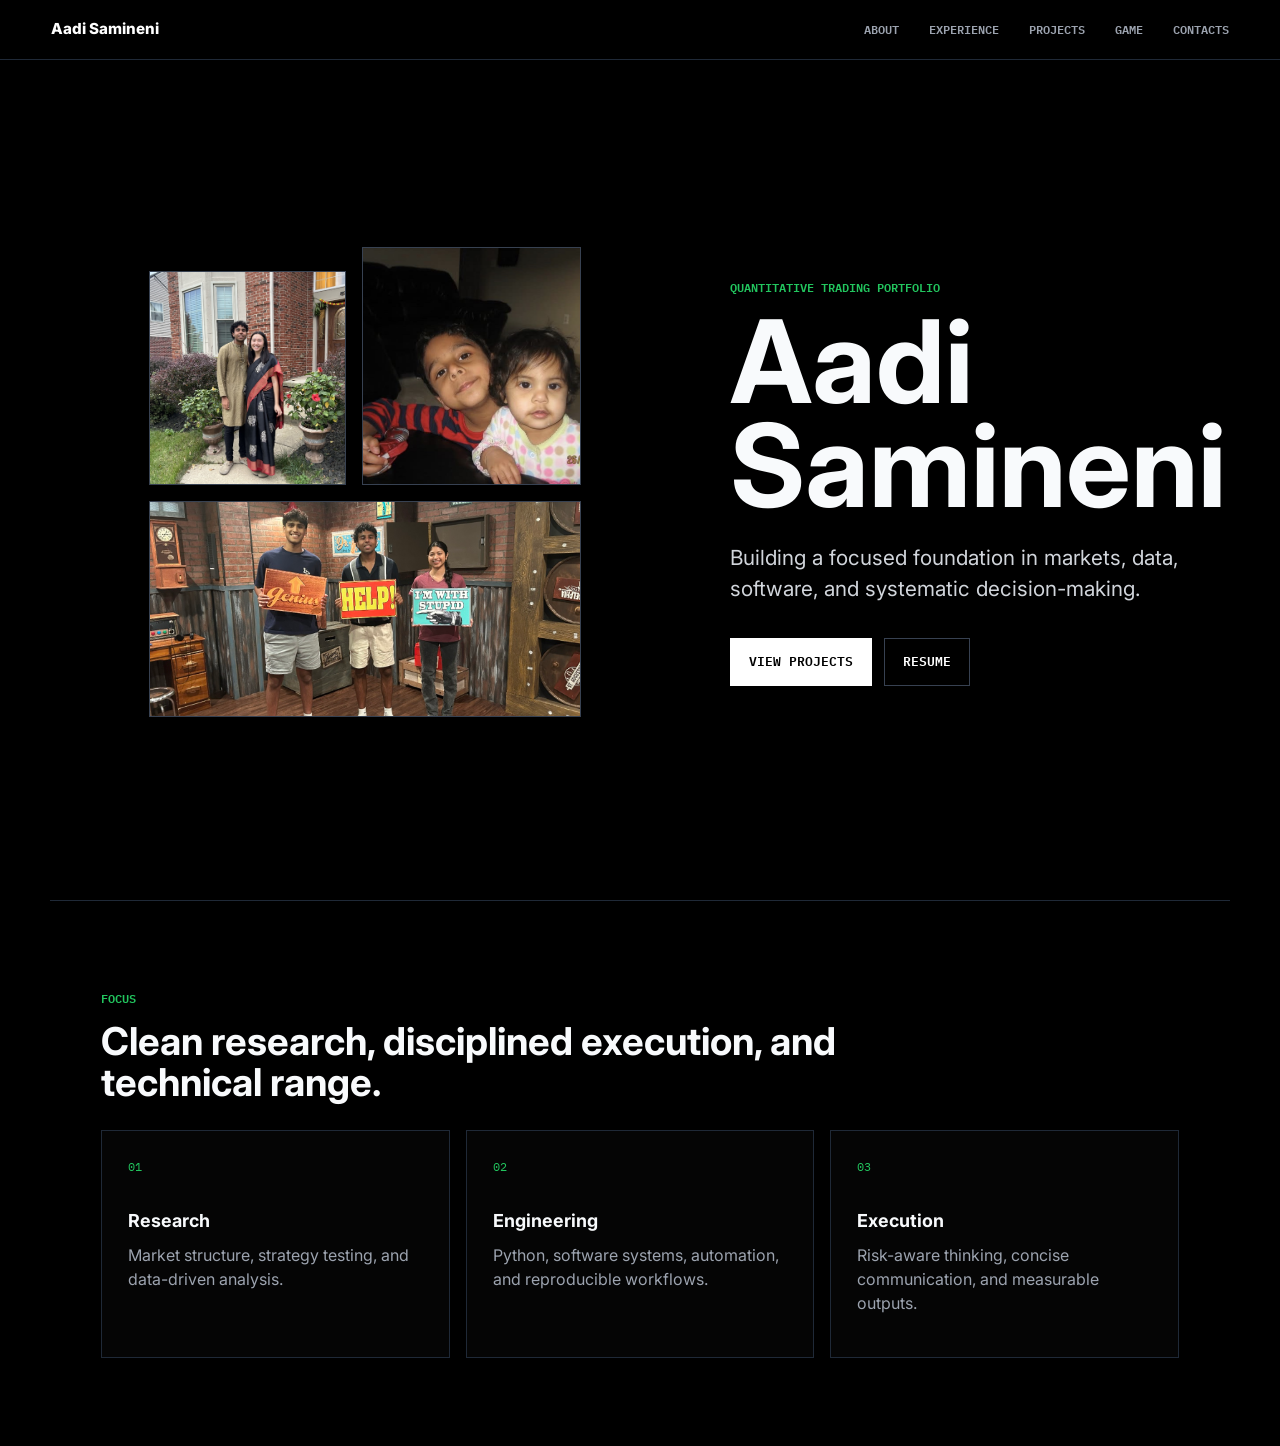
<file: index.html>
<!doctype html>
<html lang="en">
  <head>
    <meta charset="utf-8">
    <meta name="viewport" content="width=device-width, initial-scale=1">
    <meta name="description" content="Aadi Samineni's quantitative trading portfolio and resume.">
    <title>Aadi Samineni | Quantitative Trading</title>
    <link rel="preconnect" href="https://fonts.googleapis.com">
    <link rel="preconnect" href="https://fonts.gstatic.com" crossorigin>
    <link href="https://fonts.googleapis.com/css2?family=Inter:wght@400;500;600;700;800&family=IBM+Plex+Mono:wght@400;500;600&display=swap" rel="stylesheet">
    <link rel="stylesheet" href="styles.css?v=20260610-game">
  </head>
  <body>
    <header class="site-header">
      <a class="brand" href="index.html" aria-label="Aadi Samineni home">Aadi Samineni</a>
      <nav aria-label="Primary navigation">
        <a href="about.html">About</a>
        <a href="experience.html">Experience</a>
        <a href="projects.html">Projects</a>
        <a href="/game">Game</a>
        <a href="contact.html">Contacts</a>
      </nav>
    </header>

    <main>
      <section class="hero quant-hero" aria-label="Introduction">
        <div class="home-photo-grid" aria-label="Personal photos">
          <img class="home-photo home-photo-primary" src="assets/home-traditional.jpg" alt="Aadi in traditional clothing with a friend">
          <img class="home-photo home-photo-secondary" src="assets/home-childhood.jpg" alt="A childhood photo of Aadi with his sister">
          <img class="home-photo home-photo-wide" src="assets/home-escape-room.jpg" alt="Aadi with friends at an escape room">
        </div>

        <div class="hero-content">
          <p class="eyebrow">Quantitative trading portfolio</p>
          <h1>Aadi Samineni</h1>
          <p class="lede">
            Building a focused foundation in markets, data, software, and systematic
            decision-making.
          </p>
          <div class="hero-actions">
            <a class="button primary" href="projects.html">View projects</a>
            <a class="button secondary" href="resume.pdf" target="_blank" rel="noopener">Resume</a>
          </div>
        </div>
      </section>

      <section class="section snapshot-section" aria-label="Portfolio snapshot">
        <div class="section-heading">
          <p class="section-kicker">Focus</p>
          <h2>Clean research, disciplined execution, and technical range.</h2>
        </div>
        <div class="metric-grid">
          <article class="metric-card">
            <span>01</span>
            <h3>Research</h3>
            <p>Market structure, strategy testing, and data-driven analysis.</p>
          </article>
          <article class="metric-card">
            <span>02</span>
            <h3>Engineering</h3>
            <p>Python, software systems, automation, and reproducible workflows.</p>
          </article>
          <article class="metric-card">
            <span>03</span>
            <h3>Execution</h3>
            <p>Risk-aware thinking, concise communication, and measurable outputs.</p>
          </article>
        </div>
      </section>
    </main>
  </body>
</html>
</file>
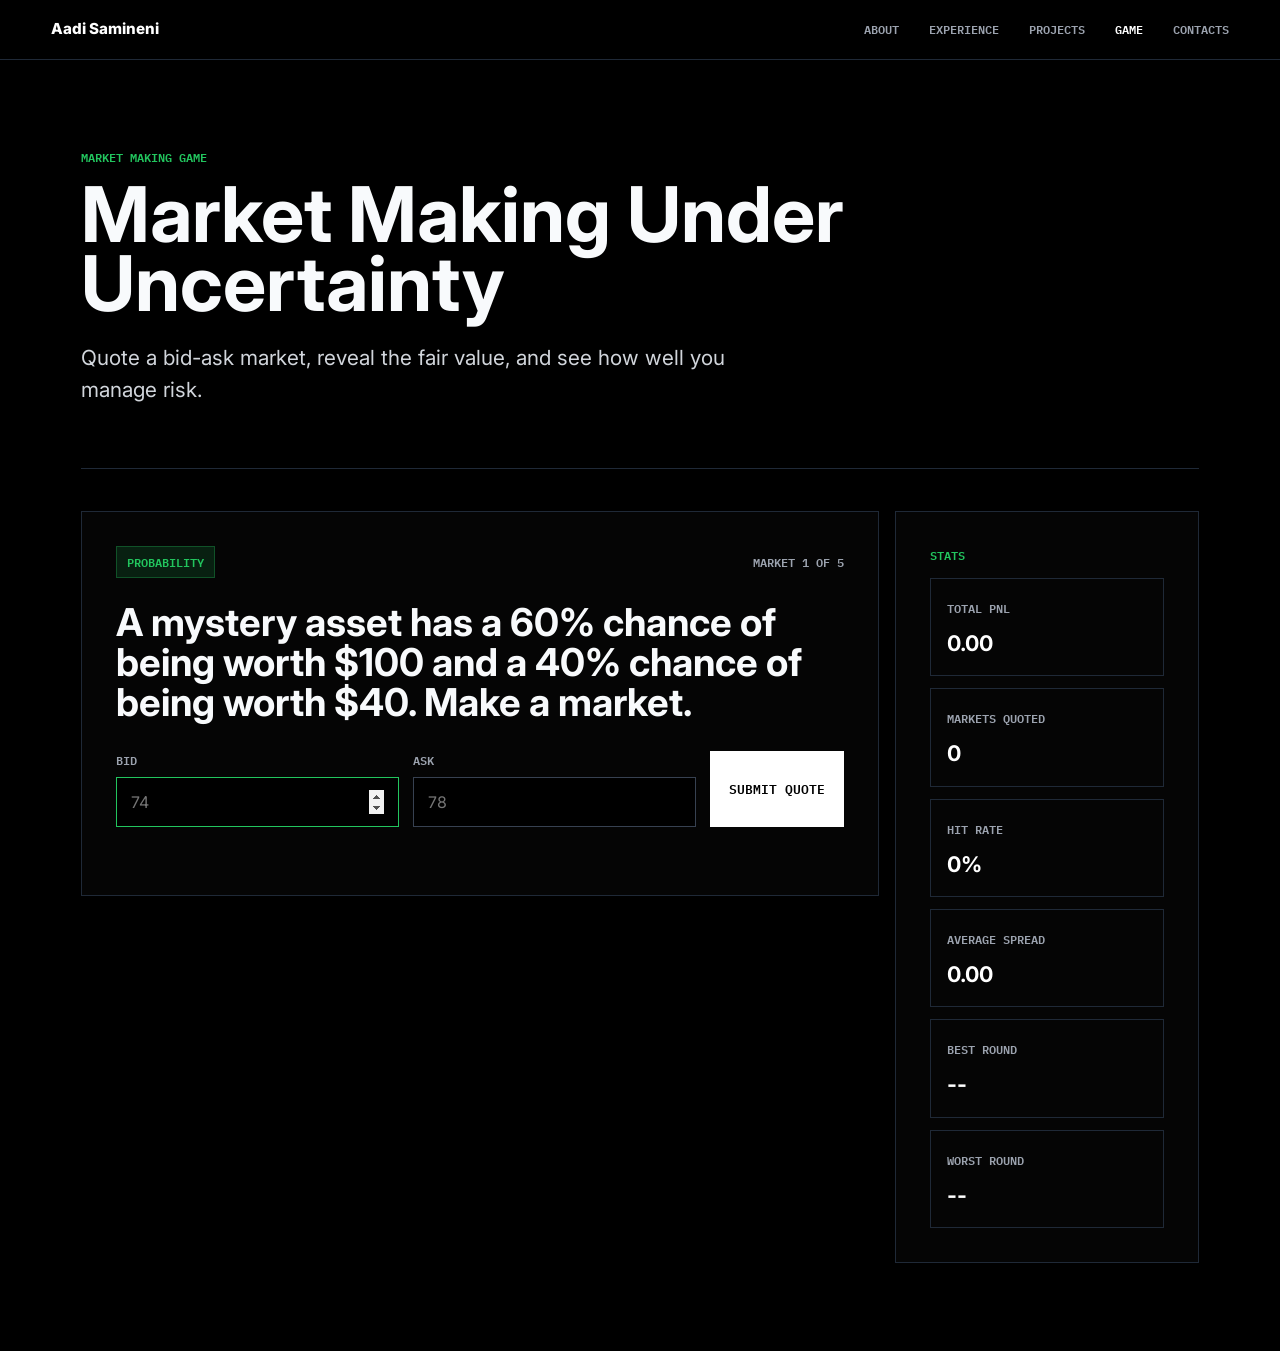
<file: game/index.html>
<!doctype html>
<html lang="en">
  <head>
    <meta charset="utf-8">
    <meta name="viewport" content="width=device-width, initial-scale=1">
    <meta name="description" content="Market making game by Aadi Samineni.">
    <title>Market Making Game | Aadi Samineni</title>
    <link rel="preconnect" href="https://fonts.googleapis.com">
    <link rel="preconnect" href="https://fonts.gstatic.com" crossorigin>
    <link href="https://fonts.googleapis.com/css2?family=Inter:wght@400;500;600;700;800&family=IBM+Plex+Mono:wght@400;500;600&display=swap" rel="stylesheet">
    <link rel="stylesheet" href="../styles.css?v=20260610-game">
  </head>
  <body>
    <header class="site-header">
      <a class="brand" href="/" aria-label="Aadi Samineni home">Aadi Samineni</a>
      <nav aria-label="Primary navigation">
        <a href="/about.html">About</a>
        <a href="/experience.html">Experience</a>
        <a href="/projects.html">Projects</a>
        <a class="active" href="/game">Game</a>
        <a href="/contact.html">Contacts</a>
      </nav>
    </header>

    <main class="page-shell game-page">
      <section class="page-hero">
        <p class="eyebrow">Market Making Game</p>
        <h1>Market Making Under Uncertainty</h1>
        <p class="lede">
          Quote a bid-ask market, reveal the fair value, and see how well you manage risk.
        </p>
      </section>

      <section class="game-layout" aria-label="Market making game">
        <article class="game-card">
          <div class="game-card-header">
            <p class="game-tag" id="market-category">Probability</p>
            <p class="game-round" id="market-count">Market 1 of 5</p>
          </div>
          <h2 id="market-question"></h2>

          <form class="quote-form" id="quote-form">
            <label>
              <span>Bid</span>
              <input id="bid-input" type="number" step="0.01" inputmode="decimal" placeholder="74">
            </label>
            <label>
              <span>Ask</span>
              <input id="ask-input" type="number" step="0.01" inputmode="decimal" placeholder="78">
            </label>
            <button class="button primary" type="submit">Submit Quote</button>
          </form>

          <p class="form-error" id="form-error" role="alert"></p>

          <div class="result-panel" id="result-panel" hidden>
            <div class="result-grid">
              <div>
                <span>Fair value</span>
                <strong id="result-fair-value"></strong>
              </div>
              <div>
                <span>Spread result</span>
                <strong id="result-spread"></strong>
              </div>
              <div>
                <span>Round PnL</span>
                <strong id="result-pnl"></strong>
              </div>
            </div>
            <p id="result-explanation"></p>
            <button class="button secondary" id="next-market" type="button">Next Market</button>
          </div>
        </article>

        <aside class="stats-card" aria-label="Running stats">
          <p class="section-kicker">Stats</p>
          <div class="stats-grid">
            <div>
              <span>Total PnL</span>
              <strong id="stat-total-pnl">0.00</strong>
            </div>
            <div>
              <span>Markets quoted</span>
              <strong id="stat-markets">0</strong>
            </div>
            <div>
              <span>Hit rate</span>
              <strong id="stat-hit-rate">0%</strong>
            </div>
            <div>
              <span>Average spread</span>
              <strong id="stat-avg-spread">0.00</strong>
            </div>
            <div>
              <span>Best round</span>
              <strong id="stat-best">--</strong>
            </div>
            <div>
              <span>Worst round</span>
              <strong id="stat-worst">--</strong>
            </div>
          </div>
        </aside>
      </section>
    </main>

    <script>
      const prompts = [
        {
          question: "A mystery asset has a 60% chance of being worth $100 and a 40% chance of being worth $40. Make a market.",
          fairValue: 76,
          category: "Probability",
          explanation: "Expected value = 0.6 x 100 + 0.4 x 40 = 76."
        },
        {
          question: "A contract pays $100 if an event happens. The event has a 35% probability. Make a market.",
          fairValue: 35,
          category: "Prediction Markets",
          explanation: "A binary contract with 35% probability has fair value around $35."
        },
        {
          question: "A stock will be worth either $120 or $80 tomorrow with equal probability. Make a market.",
          fairValue: 100,
          category: "Expected Value",
          explanation: "Expected value = 0.5 x 120 + 0.5 x 80 = 100."
        },
        {
          question: "A basket contains 4 units of Asset A worth $12 each and 3 units of Asset B worth $8 each. Make a market on the basket.",
          fairValue: 72,
          category: "Basket Pricing",
          explanation: "Basket value = 4 x 12 + 3 x 8 = 72."
        },
        {
          question: "A game pays $200 with 25% probability and $0 otherwise. Make a market.",
          fairValue: 50,
          category: "Expected Value",
          explanation: "Expected value = 0.25 x 200 = 50."
        }
      ];

      const state = {
        index: 0,
        totalPnl: 0,
        markets: 0,
        hits: 0,
        totalSpread: 0,
        best: null,
        worst: null
      };

      const els = {
        category: document.getElementById("market-category"),
        count: document.getElementById("market-count"),
        question: document.getElementById("market-question"),
        form: document.getElementById("quote-form"),
        bid: document.getElementById("bid-input"),
        ask: document.getElementById("ask-input"),
        error: document.getElementById("form-error"),
        panel: document.getElementById("result-panel"),
        fairValue: document.getElementById("result-fair-value"),
        spread: document.getElementById("result-spread"),
        pnl: document.getElementById("result-pnl"),
        explanation: document.getElementById("result-explanation"),
        next: document.getElementById("next-market"),
        totalPnl: document.getElementById("stat-total-pnl"),
        markets: document.getElementById("stat-markets"),
        hitRate: document.getElementById("stat-hit-rate"),
        avgSpread: document.getElementById("stat-avg-spread"),
        best: document.getElementById("stat-best"),
        worst: document.getElementById("stat-worst")
      };

      function round2(value) {
        return Math.round(value * 100) / 100;
      }

      function formatNumber(value) {
        return value.toFixed(2);
      }

      function currentPrompt() {
        return prompts[state.index % prompts.length];
      }

      function renderMarket() {
        const prompt = currentPrompt();
        els.category.textContent = prompt.category;
        els.count.textContent = `Market ${(state.index % prompts.length) + 1} of ${prompts.length}`;
        els.question.textContent = prompt.question;
        els.bid.value = "";
        els.ask.value = "";
        els.error.textContent = "";
        els.panel.hidden = true;
        els.form.querySelector("button").disabled = false;
        els.bid.disabled = false;
        els.ask.disabled = false;
        els.bid.focus();
      }

      function renderStats() {
        const hitRate = state.markets ? (state.hits / state.markets) * 100 : 0;
        const avgSpread = state.markets ? state.totalSpread / state.markets : 0;
        els.totalPnl.textContent = formatNumber(round2(state.totalPnl));
        els.markets.textContent = String(state.markets);
        els.hitRate.textContent = `${Math.round(hitRate)}%`;
        els.avgSpread.textContent = formatNumber(round2(avgSpread));
        els.best.textContent = state.best === null ? "--" : formatNumber(state.best);
        els.worst.textContent = state.worst === null ? "--" : formatNumber(state.worst);
      }

      els.form.addEventListener("submit", (event) => {
        event.preventDefault();
        const bidValue = els.bid.value.trim();
        const askValue = els.ask.value.trim();
        const bid = Number(bidValue);
        const ask = Number(askValue);

        if (!bidValue || !askValue || !Number.isFinite(bid) || !Number.isFinite(ask)) {
          els.error.textContent = "Bid and ask must both be numbers.";
          return;
        }

        if (bid >= ask) {
          els.error.textContent = "Bid must be less than ask.";
          return;
        }

        const prompt = currentPrompt();
        const spreadWidth = ask - bid;
        const mid = (bid + ask) / 2;
        const inside = prompt.fairValue >= bid && prompt.fairValue <= ask;
        const pnl = round2(inside ? 100 - spreadWidth : -Math.abs(prompt.fairValue - mid));

        state.totalPnl = round2(state.totalPnl + pnl);
        state.markets += 1;
        state.hits += inside ? 1 : 0;
        state.totalSpread += spreadWidth;
        state.best = state.best === null ? pnl : Math.max(state.best, pnl);
        state.worst = state.worst === null ? pnl : Math.min(state.worst, pnl);

        els.error.textContent = "";
        els.fairValue.textContent = formatNumber(prompt.fairValue);
        els.spread.textContent = inside ? "Inside the spread" : "Outside the spread";
        els.pnl.textContent = formatNumber(pnl);
        els.explanation.textContent = prompt.explanation;
        els.panel.hidden = false;
        els.form.querySelector("button").disabled = true;
        els.bid.disabled = true;
        els.ask.disabled = true;
        renderStats();
      });

      els.next.addEventListener("click", () => {
        state.index += 1;
        renderMarket();
      });

      renderMarket();
      renderStats();
    </script>
  </body>
</html>
</file>
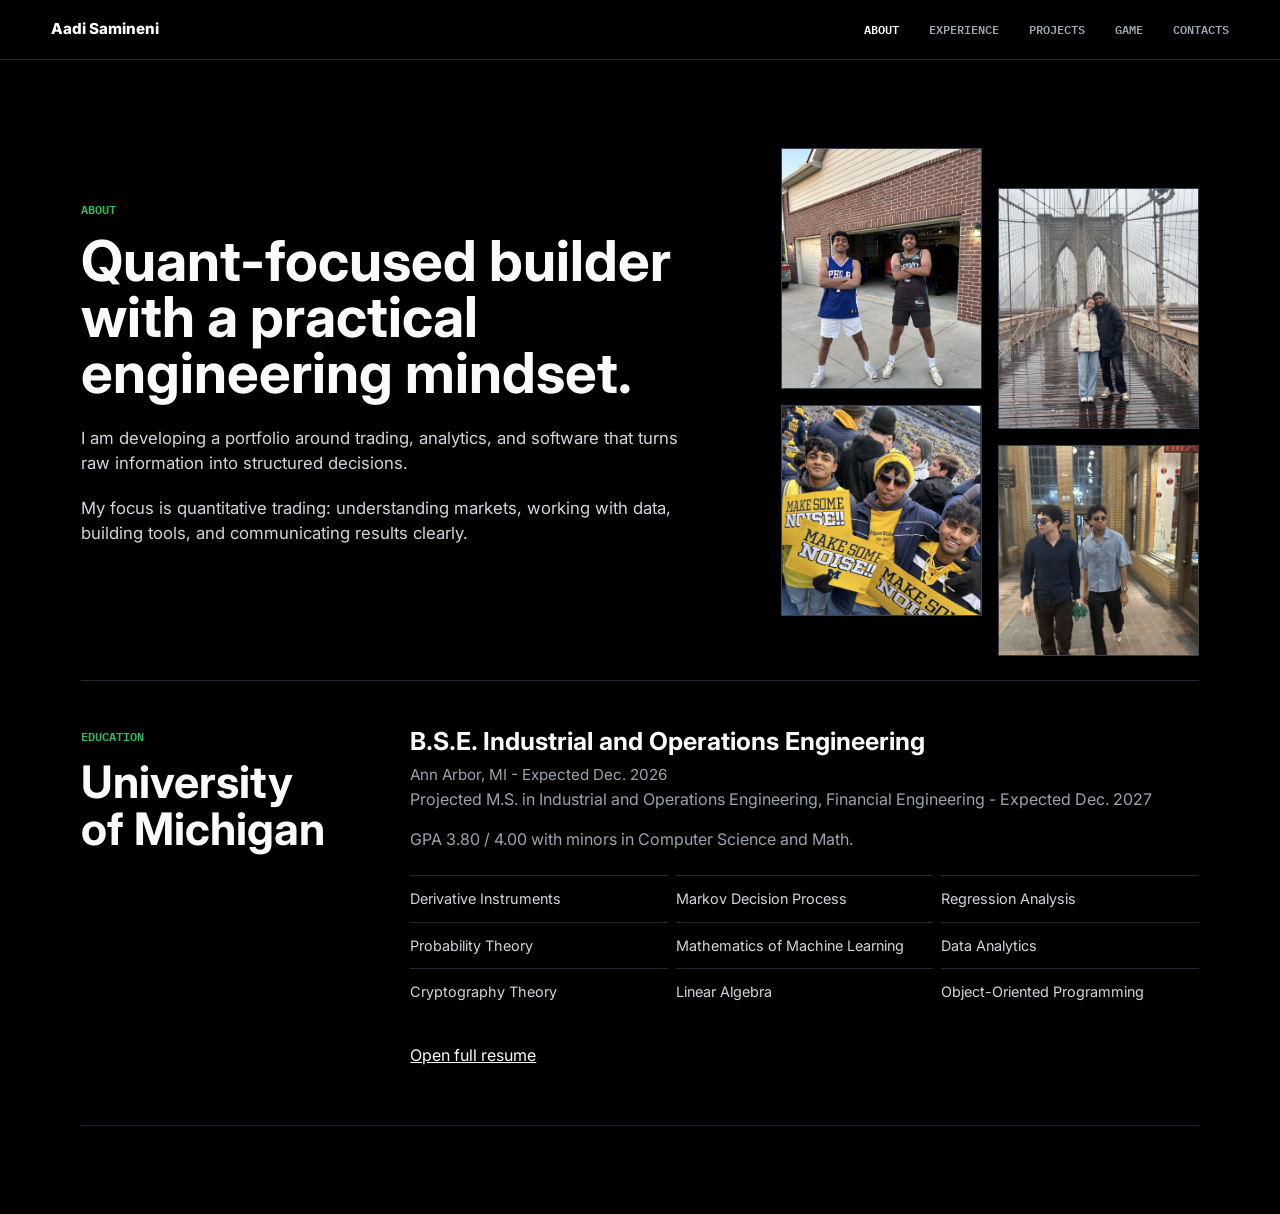
<file: about.html>
<!doctype html>
<html lang="en">
  <head>
    <meta charset="utf-8">
    <meta name="viewport" content="width=device-width, initial-scale=1">
    <meta name="description" content="About Aadi Samineni.">
    <title>About | Aadi Samineni</title>
    <link rel="preconnect" href="https://fonts.googleapis.com">
    <link rel="preconnect" href="https://fonts.gstatic.com" crossorigin>
    <link href="https://fonts.googleapis.com/css2?family=Inter:wght@400;500;600;700;800&family=IBM+Plex+Mono:wght@400;500;600&display=swap" rel="stylesheet">
    <link rel="stylesheet" href="styles.css?v=20260610-game">
  </head>
  <body>
    <header class="site-header">
      <a class="brand" href="index.html" aria-label="Aadi Samineni home">Aadi Samineni</a>
      <nav aria-label="Primary navigation">
        <a class="active" href="about.html">About</a>
        <a href="experience.html">Experience</a>
        <a href="projects.html">Projects</a>
        <a href="/game">Game</a>
        <a href="contact.html">Contacts</a>
      </nav>
    </header>

    <main class="page-shell about-page">
      <section class="about-intro">
        <div class="about-copy">
          <p class="eyebrow">About</p>
          <h1>Quant-focused builder with a practical engineering mindset.</h1>
          <p>
            I am developing a portfolio around trading, analytics, and software
            that turns raw information into structured decisions.
          </p>
          <p>
            My focus is quantitative trading: understanding markets, working
            with data, building tools, and communicating results clearly.
          </p>
        </div>
        <div class="about-photo-grid" aria-label="About page images">
          <img class="about-photo about-photo-basketball" src="assets/about-basketball.jpg" alt="Aadi with a friend in basketball jerseys">
          <img class="about-photo about-photo-brooklyn" src="assets/about-brooklyn.jpg" alt="Aadi on the Brooklyn Bridge">
          <img class="about-photo about-photo-michigan" src="assets/about-michigan-game.jpg" alt="Aadi with friends at a Michigan football game">
          <img class="about-photo about-photo-arcade" src="assets/about-arcade.jpg" alt="Aadi walking with a friend in an arcade">
        </div>
      </section>

      <section class="about-education">
        <div class="education-heading">
          <p class="eyebrow">Education</p>
          <h2>University of Michigan</h2>
        </div>
        <div class="education-body">
          <h3>B.S.E. Industrial and Operations Engineering</h3>
          <p class="timeline-meta">
            Ann Arbor, MI - Expected Dec. 2026
          </p>
          <p>
            Projected M.S. in Industrial and Operations Engineering,
            Financial Engineering - Expected Dec. 2027
          </p>
          <p>
            GPA 3.80 / 4.00 with minors in Computer Science and Math.
          </p>
          <div class="course-grid" aria-label="Relevant coursework">
            <span>Derivative Instruments</span>
            <span>Markov Decision Process</span>
            <span>Regression Analysis</span>
            <span>Probability Theory</span>
            <span>Mathematics of Machine Learning</span>
            <span>Data Analytics</span>
            <span>Cryptography Theory</span>
            <span>Linear Algebra</span>
            <span>Object-Oriented Programming</span>
          </div>
          <a href="resume.pdf" target="_blank" rel="noopener">Open full resume</a>
        </div>
      </section>
    </main>
  </body>
</html>
</file>
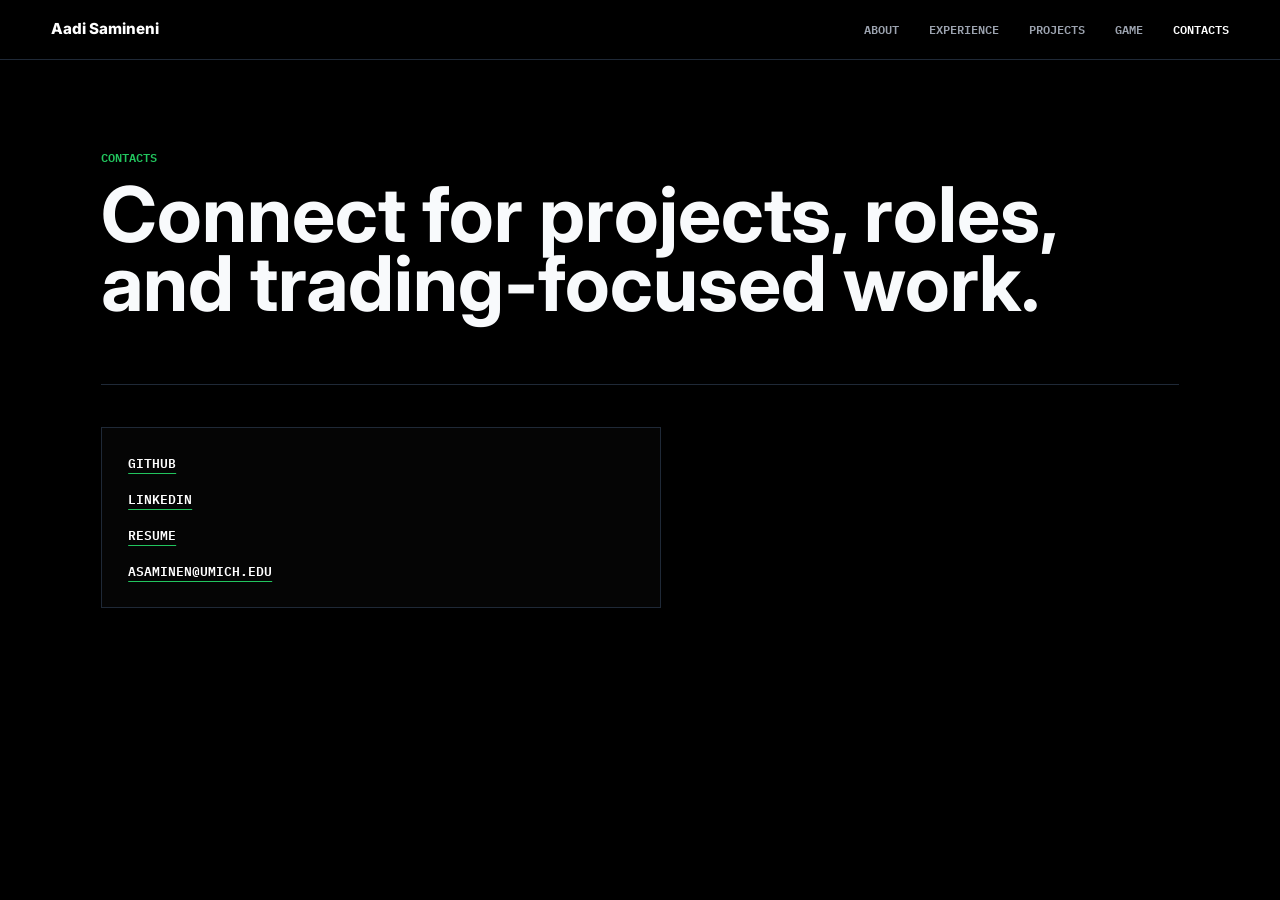
<file: contact.html>
<!doctype html>
<html lang="en">
  <head>
    <meta charset="utf-8">
    <meta name="viewport" content="width=device-width, initial-scale=1">
    <meta name="description" content="Contact Aadi Samineni.">
    <title>Contacts | Aadi Samineni</title>
    <link rel="preconnect" href="https://fonts.googleapis.com">
    <link rel="preconnect" href="https://fonts.gstatic.com" crossorigin>
    <link href="https://fonts.googleapis.com/css2?family=Inter:wght@400;500;600;700;800&family=IBM+Plex+Mono:wght@400;500;600&display=swap" rel="stylesheet">
    <link rel="stylesheet" href="styles.css?v=20260610-game">
  </head>
  <body>
    <header class="site-header">
      <a class="brand" href="index.html" aria-label="Aadi Samineni home">Aadi Samineni</a>
      <nav aria-label="Primary navigation">
        <a href="about.html">About</a>
        <a href="experience.html">Experience</a>
        <a href="projects.html">Projects</a>
        <a href="/game">Game</a>
        <a class="active" href="contact.html">Contacts</a>
      </nav>
    </header>

    <main class="page-shell">
      <section class="page-hero">
        <p class="eyebrow">Contacts</p>
        <h1>Connect for projects, roles, and trading-focused work.</h1>
      </section>

      <section class="contact-list">
        <a href="https://github.com/aadisamineni">GitHub</a>
        <a href="https://www.linkedin.com/in/aadisamineni">LinkedIn</a>
        <a href="resume.pdf" target="_blank" rel="noopener">Resume</a>
        <a href="mailto:asaminen@umich.edu">asaminen@umich.edu</a>
      </section>
    </main>
  </body>
</html>
</file>
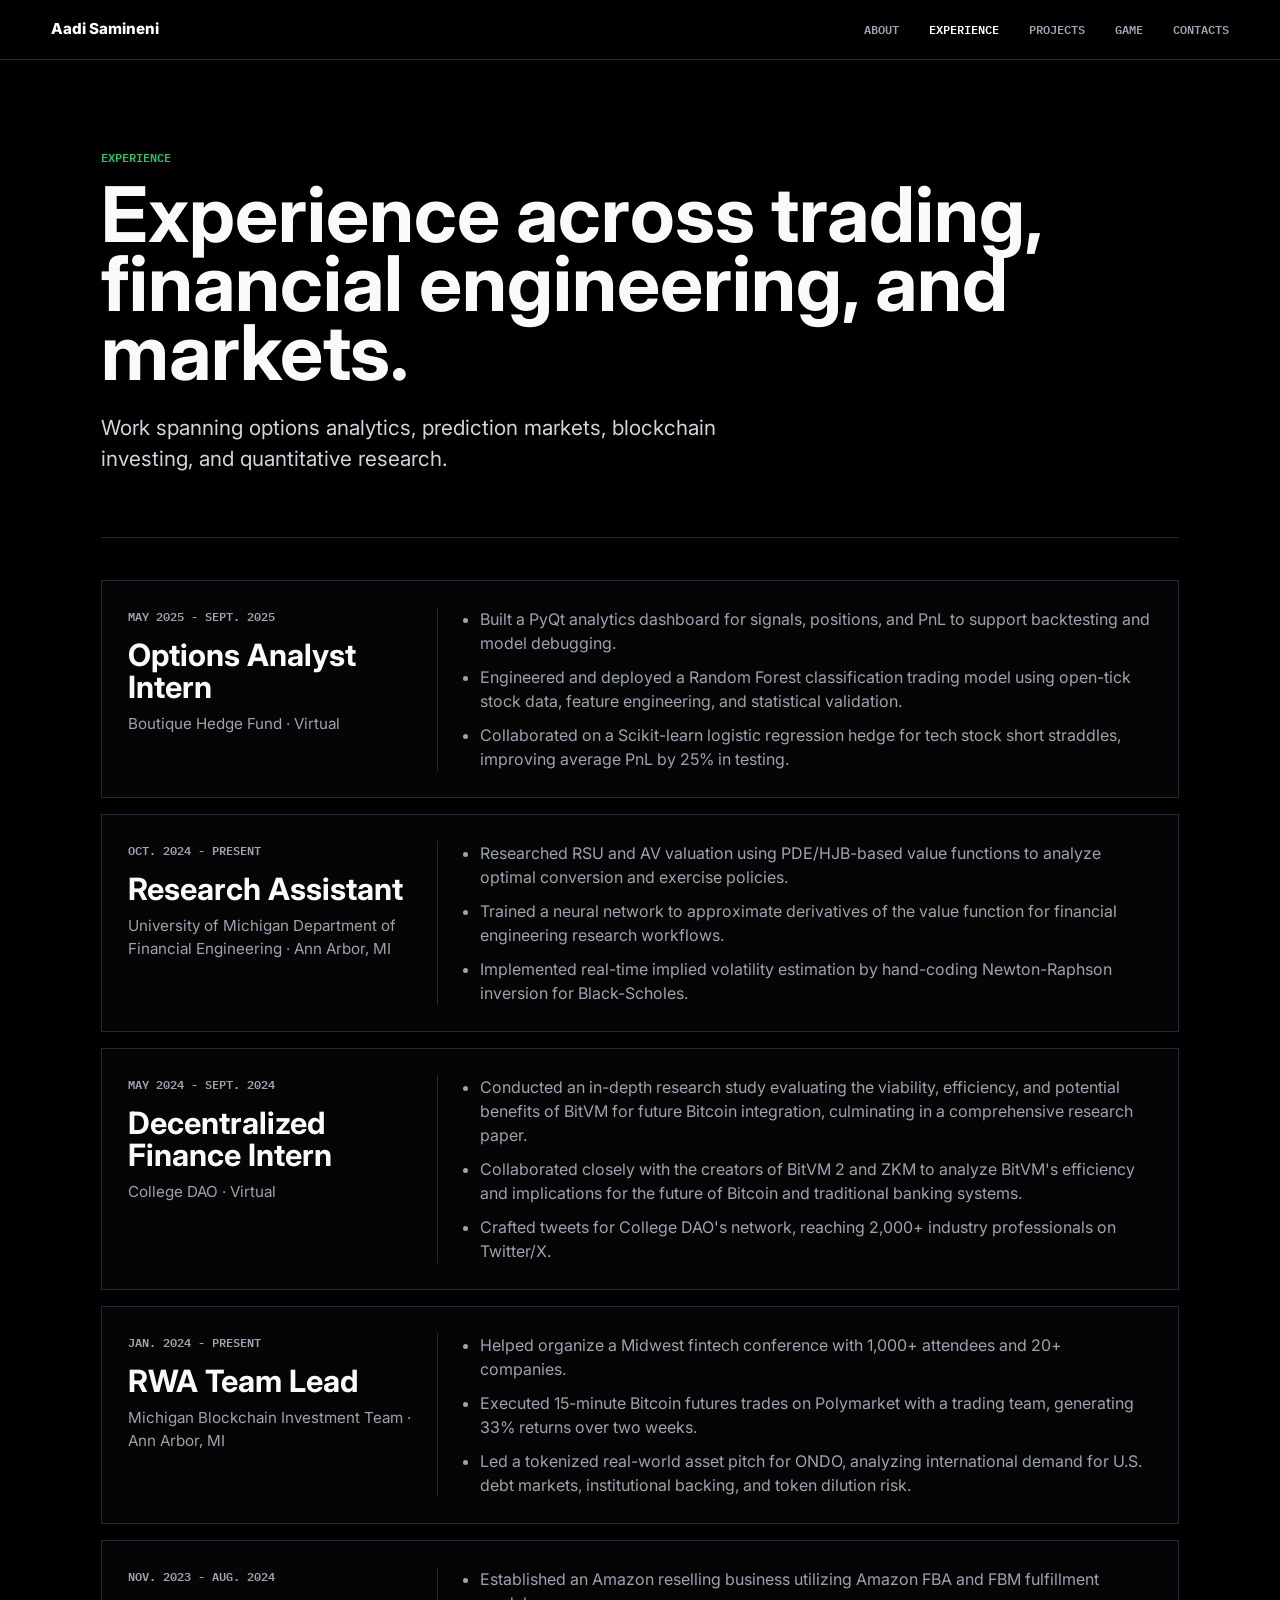
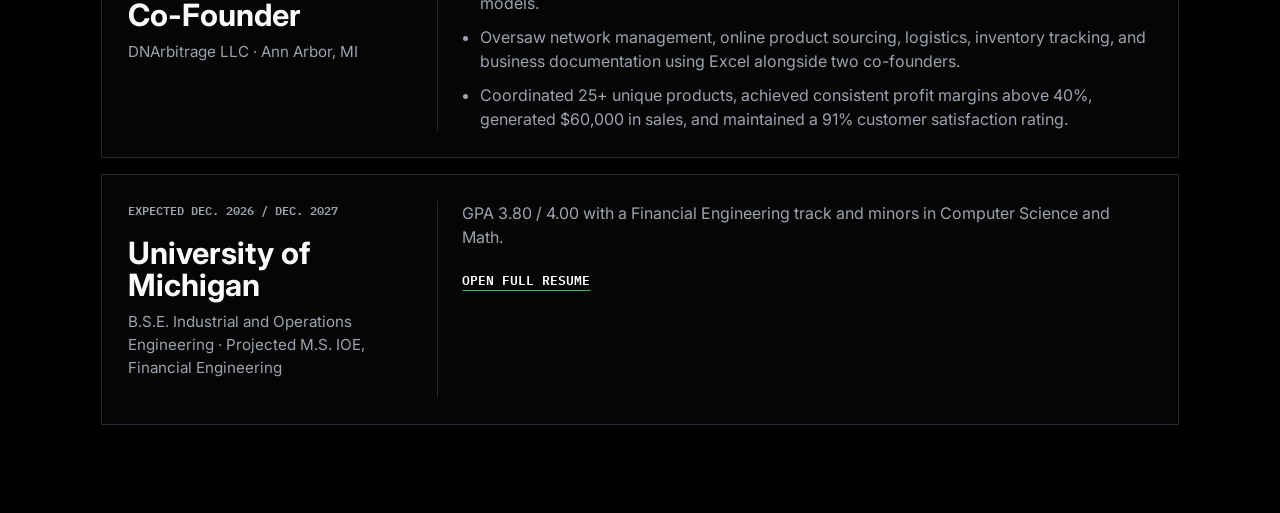
<file: experience.html>
<!doctype html>
<html lang="en">
  <head>
    <meta charset="utf-8">
    <meta name="viewport" content="width=device-width, initial-scale=1">
    <meta name="description" content="Aadi Samineni's experience.">
    <title>Experience | Aadi Samineni</title>
    <link rel="preconnect" href="https://fonts.googleapis.com">
    <link rel="preconnect" href="https://fonts.gstatic.com" crossorigin>
    <link href="https://fonts.googleapis.com/css2?family=Inter:wght@400;500;600;700;800&family=IBM+Plex+Mono:wght@400;500;600&display=swap" rel="stylesheet">
    <link rel="stylesheet" href="styles.css?v=20260610-game">
  </head>
  <body>
    <header class="site-header">
      <a class="brand" href="index.html" aria-label="Aadi Samineni home">Aadi Samineni</a>
      <nav aria-label="Primary navigation">
        <a href="about.html">About</a>
        <a class="active" href="experience.html">Experience</a>
        <a href="projects.html">Projects</a>
        <a href="/game">Game</a>
        <a href="contact.html">Contacts</a>
      </nav>
    </header>

    <main class="page-shell">
      <section class="page-hero">
        <p class="eyebrow">Experience</p>
        <h1>Experience across trading, financial engineering, and markets.</h1>
        <p class="lede">
          Work spanning options analytics, prediction markets, blockchain
          investing, and quantitative research.
        </p>
      </section>

      <section class="timeline">
        <article class="timeline-item">
          <div class="timeline-heading">
            <p class="project-label">May 2025 - Sept. 2025</p>
            <h2>Options Analyst Intern</h2>
            <p class="timeline-meta">Boutique Hedge Fund &middot; Virtual</p>
          </div>
          <ul class="timeline-list">
            <li>Built a PyQt analytics dashboard for signals, positions, and PnL to support backtesting and model debugging.</li>
            <li>Engineered and deployed a Random Forest classification trading model using open-tick stock data, feature engineering, and statistical validation.</li>
            <li>Collaborated on a Scikit-learn logistic regression hedge for tech stock short straddles, improving average PnL by 25% in testing.</li>
          </ul>
        </article>

        <article class="timeline-item">
          <div class="timeline-heading">
            <p class="project-label">Oct. 2024 - Present</p>
            <h2>Research Assistant</h2>
            <p class="timeline-meta">University of Michigan Department of Financial Engineering &middot; Ann Arbor, MI</p>
          </div>
          <ul class="timeline-list">
            <li>Researched RSU and AV valuation using PDE/HJB-based value functions to analyze optimal conversion and exercise policies.</li>
            <li>Trained a neural network to approximate derivatives of the value function for financial engineering research workflows.</li>
            <li>Implemented real-time implied volatility estimation by hand-coding Newton-Raphson inversion for Black-Scholes.</li>
          </ul>
        </article>

        <article class="timeline-item">
          <div class="timeline-heading">
            <p class="project-label">May 2024 - Sept. 2024</p>
            <h2>Decentralized Finance Intern</h2>
            <p class="timeline-meta">College DAO &middot; Virtual</p>
          </div>
          <ul class="timeline-list">
            <li>Conducted an in-depth research study evaluating the viability, efficiency, and potential benefits of BitVM for future Bitcoin integration, culminating in a comprehensive research paper.</li>
            <li>Collaborated closely with the creators of BitVM 2 and ZKM to analyze BitVM's efficiency and implications for the future of Bitcoin and traditional banking systems.</li>
            <li>Crafted tweets for College DAO's network, reaching 2,000+ industry professionals on Twitter/X.</li>
          </ul>
        </article>

        <article class="timeline-item">
          <div class="timeline-heading">
            <p class="project-label">Jan. 2024 - Present</p>
            <h2>RWA Team Lead</h2>
            <p class="timeline-meta">Michigan Blockchain Investment Team &middot; Ann Arbor, MI</p>
          </div>
          <ul class="timeline-list">
            <li>Helped organize a Midwest fintech conference with 1,000+ attendees and 20+ companies.</li>
            <li>Executed 15-minute Bitcoin futures trades on Polymarket with a trading team, generating 33% returns over two weeks.</li>
            <li>Led a tokenized real-world asset pitch for ONDO, analyzing international demand for U.S. debt markets, institutional backing, and token dilution risk.</li>
          </ul>
        </article>

        <article class="timeline-item">
          <div class="timeline-heading">
            <p class="project-label">Nov. 2023 - Aug. 2024</p>
            <h2>Co-Founder</h2>
            <p class="timeline-meta">DNArbitrage LLC &middot; Ann Arbor, MI</p>
          </div>
          <ul class="timeline-list">
            <li>Established an Amazon reselling business utilizing Amazon FBA and FBM fulfillment models.</li>
            <li>Oversaw network management, online product sourcing, logistics, inventory tracking, and business documentation using Excel alongside two co-founders.</li>
            <li>Coordinated 25+ unique products, achieved consistent profit margins above 40%, generated $60,000 in sales, and maintained a 91% customer satisfaction rating.</li>
          </ul>
        </article>

        <article class="timeline-item education-item">
          <div class="timeline-heading">
            <p class="project-label">Expected Dec. 2026 / Dec. 2027</p>
            <h2>University of Michigan</h2>
            <p class="timeline-meta">B.S.E. Industrial and Operations Engineering &middot; Projected M.S. IOE, Financial Engineering</p>
          </div>
          <div>
            <p>
              GPA 3.80 / 4.00 with a Financial Engineering track and minors in
              Computer Science and Math.
            </p>
            <a href="resume.pdf" target="_blank" rel="noopener">Open full resume</a>
          </div>
        </article>
      </section>
    </main>
  </body>
</html>
</file>
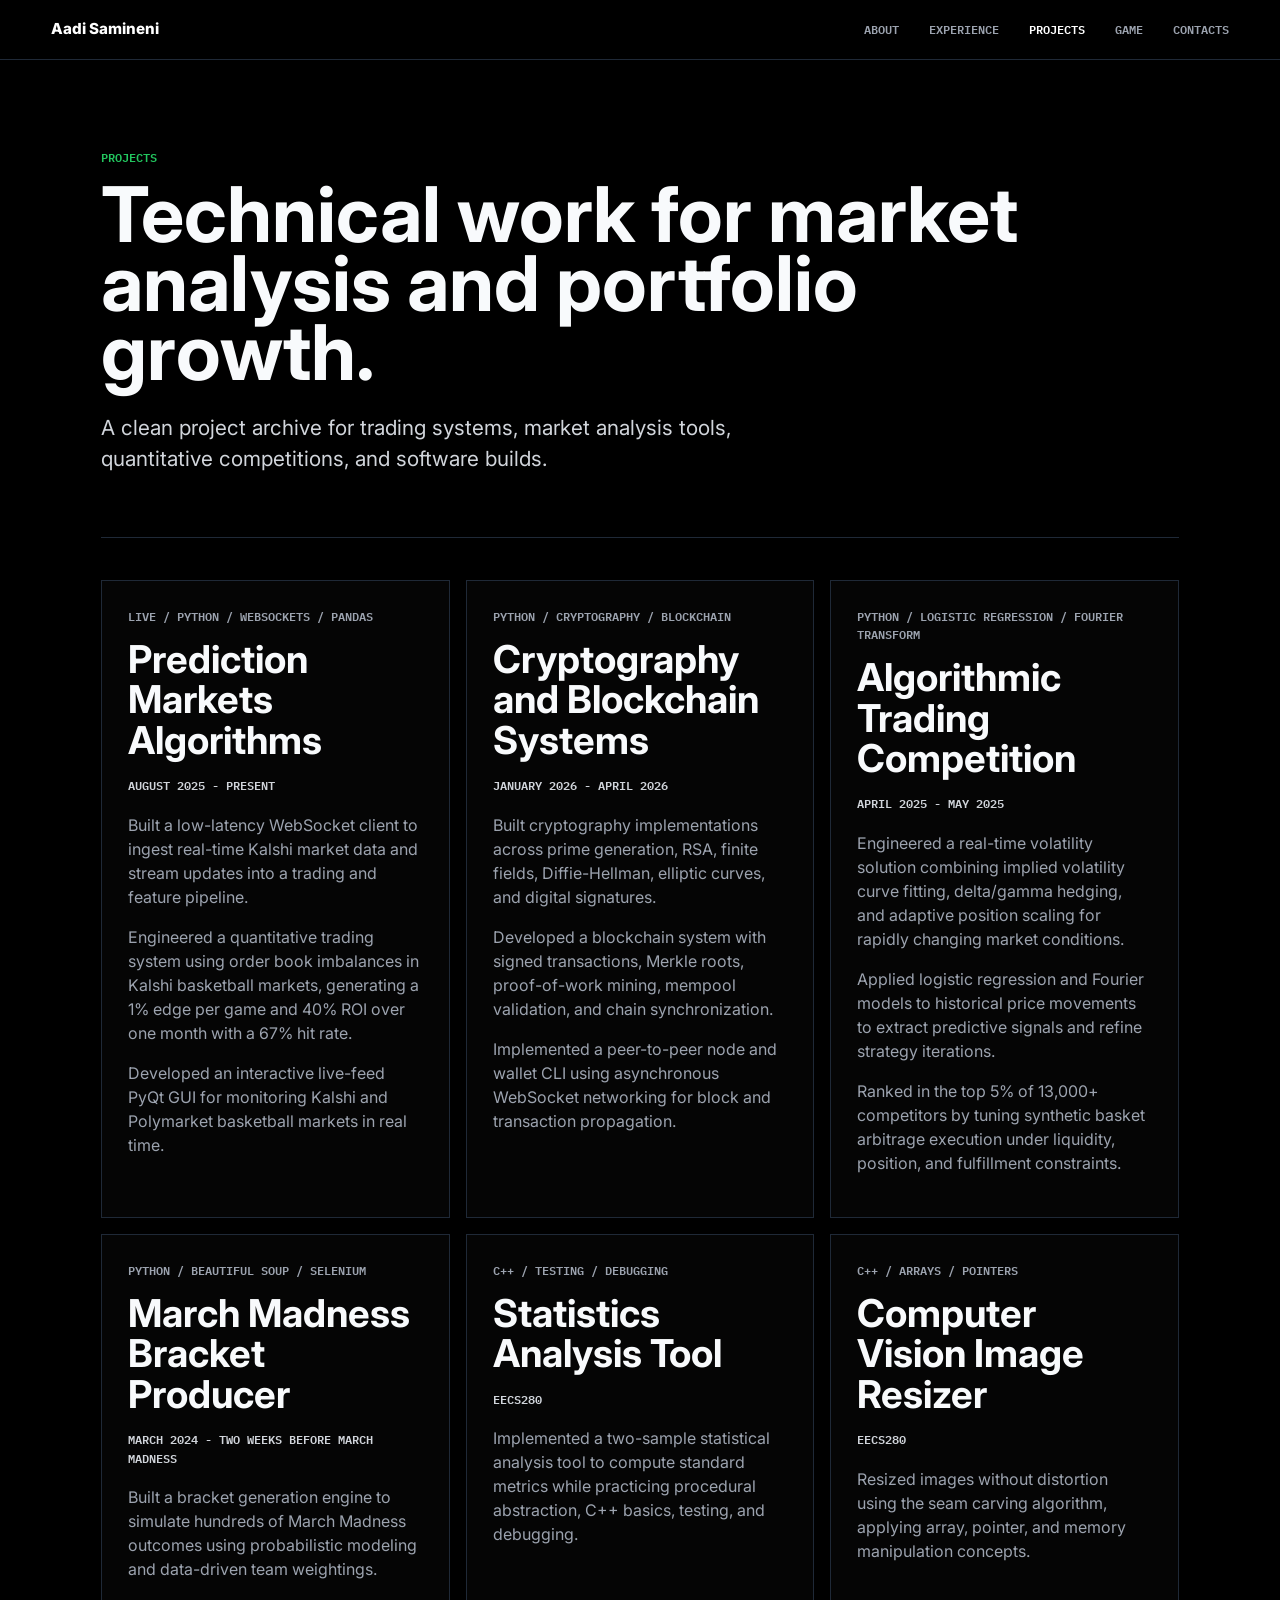
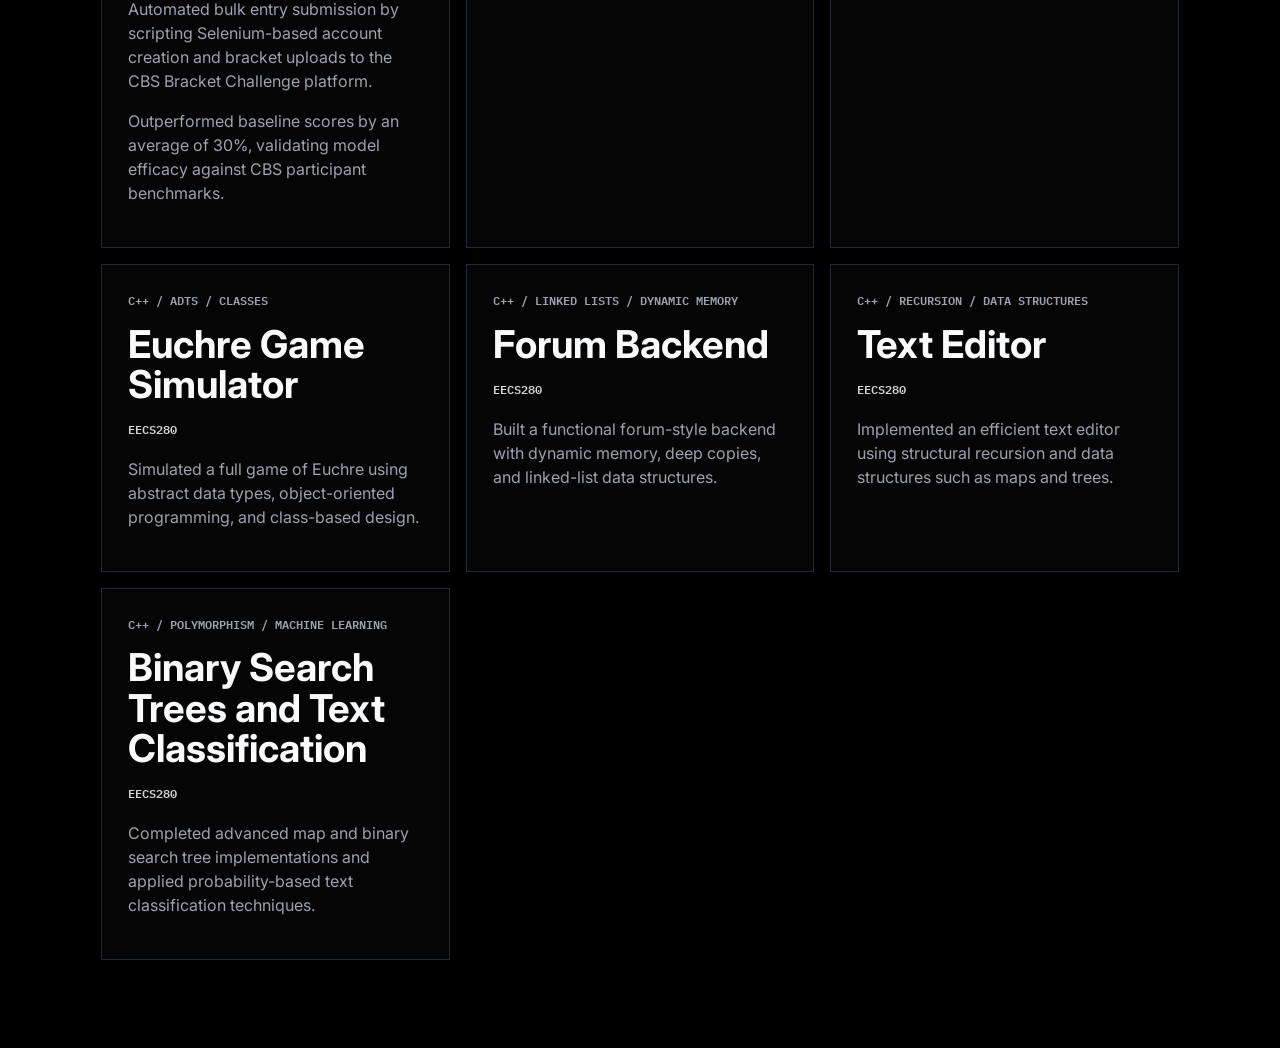
<file: projects.html>
<!doctype html>
<html lang="en">
  <head>
    <meta charset="utf-8">
    <meta name="viewport" content="width=device-width, initial-scale=1">
    <meta name="description" content="Aadi Samineni's projects.">
    <title>Projects | Aadi Samineni</title>
    <link rel="preconnect" href="https://fonts.googleapis.com">
    <link rel="preconnect" href="https://fonts.gstatic.com" crossorigin>
    <link href="https://fonts.googleapis.com/css2?family=Inter:wght@400;500;600;700;800&family=IBM+Plex+Mono:wght@400;500;600&display=swap" rel="stylesheet">
    <link rel="stylesheet" href="styles.css?v=20260610-game">
  </head>
  <body>
    <header class="site-header">
      <a class="brand" href="index.html" aria-label="Aadi Samineni home">Aadi Samineni</a>
      <nav aria-label="Primary navigation">
        <a href="about.html">About</a>
        <a href="experience.html">Experience</a>
        <a class="active" href="projects.html">Projects</a>
        <a href="/game">Game</a>
        <a href="contact.html">Contacts</a>
      </nav>
    </header>

    <main class="page-shell">
      <section class="page-hero">
        <p class="eyebrow">Projects</p>
        <h1>Technical work for market analysis and portfolio growth.</h1>
        <p class="lede">
          A clean project archive for trading systems, market analysis tools,
          quantitative competitions, and software builds.
        </p>
      </section>

      <section class="project-grid page-grid">
        <article class="project-card">
          <p class="project-label">Live / Python / WebSockets / Pandas</p>
          <h2>Prediction Markets Algorithms</h2>
          <p class="project-date">August 2025 - Present</p>
          <p>
            Built a low-latency WebSocket client to ingest real-time Kalshi
            market data and stream updates into a trading and feature pipeline.
          </p>
          <p>
            Engineered a quantitative trading system using order book imbalances
            in Kalshi basketball markets, generating a 1% edge per game and 40%
            ROI over one month with a 67% hit rate.
          </p>
          <p>
            Developed an interactive live-feed PyQt GUI for monitoring Kalshi
            and Polymarket basketball markets in real time.
          </p>
        </article>
        <article class="project-card">
          <p class="project-label">Python / Cryptography / Blockchain</p>
          <h2>Cryptography and Blockchain Systems</h2>
          <p class="project-date">January 2026 - April 2026</p>
          <p>
            Built cryptography implementations across prime generation, RSA,
            finite fields, Diffie-Hellman, elliptic curves, and digital
            signatures.
          </p>
          <p>
            Developed a blockchain system with signed transactions, Merkle roots,
            proof-of-work mining, mempool validation, and chain synchronization.
          </p>
          <p>
            Implemented a peer-to-peer node and wallet CLI using asynchronous
            WebSocket networking for block and transaction propagation.
          </p>
        </article>
        <article class="project-card">
          <p class="project-label">Python / Logistic Regression / Fourier Transform</p>
          <h2>Algorithmic Trading Competition</h2>
          <p class="project-date">April 2025 - May 2025</p>
          <p>
            Engineered a real-time volatility solution combining implied
            volatility curve fitting, delta/gamma hedging, and adaptive position
            scaling for rapidly changing market conditions.
          </p>
          <p>
            Applied logistic regression and Fourier models to historical price
            movements to extract predictive signals and refine strategy
            iterations.
          </p>
          <p>
            Ranked in the top 5% of 13,000+ competitors by tuning synthetic
            basket arbitrage execution under liquidity, position, and
            fulfillment constraints.
          </p>
        </article>
        <article class="project-card">
          <p class="project-label">Python / Beautiful Soup / Selenium</p>
          <h2>March Madness Bracket Producer</h2>
          <p class="project-date">March 2024 - two weeks before March Madness</p>
          <p>
            Built a bracket generation engine to simulate hundreds of March
            Madness outcomes using probabilistic modeling and data-driven team
            weightings.
          </p>
          <p>
            Automated bulk entry submission by scripting Selenium-based account
            creation and bracket uploads to the CBS Bracket Challenge platform.
          </p>
          <p>
            Outperformed baseline scores by an average of 30%, validating model
            efficacy against CBS participant benchmarks.
          </p>
        </article>
        <article class="project-card">
          <p class="project-label">C++ / Testing / Debugging</p>
          <h2>Statistics Analysis Tool</h2>
          <p class="project-date">EECS280</p>
          <p>
            Implemented a two-sample statistical analysis tool to compute
            standard metrics while practicing procedural abstraction, C++ basics,
            testing, and debugging.
          </p>
        </article>
        <article class="project-card">
          <p class="project-label">C++ / Arrays / Pointers</p>
          <h2>Computer Vision Image Resizer</h2>
          <p class="project-date">EECS280</p>
          <p>
            Resized images without distortion using the seam carving algorithm,
            applying array, pointer, and memory manipulation concepts.
          </p>
        </article>
        <article class="project-card">
          <p class="project-label">C++ / ADTs / Classes</p>
          <h2>Euchre Game Simulator</h2>
          <p class="project-date">EECS280</p>
          <p>
            Simulated a full game of Euchre using abstract data types,
            object-oriented programming, and class-based design.
          </p>
        </article>
        <article class="project-card">
          <p class="project-label">C++ / Linked Lists / Dynamic Memory</p>
          <h2>Forum Backend</h2>
          <p class="project-date">EECS280</p>
          <p>
            Built a functional forum-style backend with dynamic memory, deep
            copies, and linked-list data structures.
          </p>
        </article>
        <article class="project-card">
          <p class="project-label">C++ / Recursion / Data Structures</p>
          <h2>Text Editor</h2>
          <p class="project-date">EECS280</p>
          <p>
            Implemented an efficient text editor using structural recursion and
            data structures such as maps and trees.
          </p>
        </article>
        <article class="project-card">
          <p class="project-label">C++ / Polymorphism / Machine Learning</p>
          <h2>Binary Search Trees and Text Classification</h2>
          <p class="project-date">EECS280</p>
          <p>
            Completed advanced map and binary search tree implementations and
            applied probability-based text classification techniques.
          </p>
        </article>
      </section>
    </main>
  </body>
</html>
</file>
<file: styles.css>
:root {
  --bg: #000000;
  --ink: #f8fafc;
  --muted: #9ca3af;
  --soft: #d1d5db;
  --panel: #050505;
  --panel-strong: #0a0a0a;
  --line: #1f2937;
  --line-bright: #374151;
  --accent: #22c55e;
  --accent-soft: rgba(34, 197, 94, 0.14);
  --mono: "IBM Plex Mono", ui-monospace, SFMono-Regular, Menlo, Consolas, monospace;
  --sans: Inter, system-ui, -apple-system, BlinkMacSystemFont, "Segoe UI", sans-serif;
}

* {
  box-sizing: border-box;
}

html {
  scroll-behavior: smooth;
}

body {
  background: var(--bg);
  color: var(--ink);
  font-family: var(--sans);
  line-height: 1.5;
  margin: 0;
}

a {
  color: inherit;
}

.site-header {
  align-items: center;
  background: rgba(0, 0, 0, 0.88);
  border-bottom: 1px solid var(--line);
  display: flex;
  gap: 24px;
  justify-content: space-between;
  left: 0;
  padding: 18px clamp(18px, 4vw, 56px);
  position: fixed;
  right: 0;
  top: 0;
  z-index: 10;
  backdrop-filter: blur(18px);
}

.brand {
  color: #ffffff;
  font-size: 0.95rem;
  font-weight: 800;
  text-decoration: none;
}

nav {
  align-items: center;
  display: flex;
  gap: clamp(14px, 2.4vw, 30px);
  justify-content: flex-end;
}

nav a {
  color: var(--muted);
  font-family: var(--mono);
  font-size: 0.78rem;
  font-weight: 600;
  text-decoration: none;
  text-transform: uppercase;
}

nav a.active,
nav a:focus-visible,
nav a:hover {
  color: #ffffff;
  outline: none;
}

.hero {
  min-height: 100vh;
  overflow: hidden;
  position: relative;
}

.quant-hero {
  align-items: center;
  display: grid;
  gap: clamp(36px, 6vw, 88px);
  grid-template-columns: minmax(0, 0.95fr) minmax(320px, 0.78fr);
  padding: 140px clamp(20px, 6vw, 96px) 76px;
}

.hero-content {
  max-width: 780px;
  position: relative;
  z-index: 1;
}

.eyebrow,
.section-kicker,
.project-label {
  color: var(--accent);
  font-family: var(--mono);
  font-size: 0.76rem;
  font-weight: 600;
  letter-spacing: 0;
  margin: 0 0 14px;
  text-transform: uppercase;
}

h1,
h2,
h3,
p {
  margin-top: 0;
}

h1 {
  font-size: clamp(3.2rem, 9vw, 8.5rem);
  letter-spacing: 0;
  line-height: 0.9;
  margin-bottom: 24px;
}

h2 {
  font-size: clamp(1.45rem, 3vw, 2.8rem);
  letter-spacing: 0;
  line-height: 1.05;
  margin-bottom: 16px;
}

h3 {
  font-size: 1.12rem;
  line-height: 1.2;
  margin-bottom: 12px;
}

.lede {
  color: var(--soft);
  font-size: clamp(1.05rem, 1.8vw, 1.3rem);
  max-width: 660px;
}

.hero-actions {
  display: flex;
  flex-wrap: wrap;
  gap: 12px;
  margin-top: 34px;
}

.button {
  align-items: center;
  border: 1px solid var(--line-bright);
  display: inline-flex;
  font-family: var(--mono);
  font-size: 0.82rem;
  font-weight: 600;
  min-height: 48px;
  padding: 13px 18px;
  text-decoration: none;
  text-transform: uppercase;
}

.button.primary {
  background: #ffffff;
  border-color: #ffffff;
  color: #000000;
}

.button.secondary {
  background: transparent;
  color: #ffffff;
}

.button:focus-visible,
.button:hover {
  border-color: var(--accent);
  outline: none;
}

.home-photo-grid {
  align-items: end;
  display: grid;
  gap: 16px;
  grid-template-columns: minmax(0, 0.9fr) minmax(0, 1fr);
  justify-self: center;
  max-width: 75%;
}

.home-photo {
  border: 1px solid var(--line-bright);
  display: block;
  object-fit: cover;
  width: 100%;
}

.home-photo-primary {
  aspect-ratio: 0.92 / 1;
  object-position: center 45%;
}

.home-photo-secondary {
  aspect-ratio: 0.92 / 1;
  object-position: center 46%;
}

.home-photo-wide {
  aspect-ratio: 2 / 1;
  grid-column: 1 / -1;
  object-position: center 42%;
}

.market-panel {
  background: linear-gradient(180deg, var(--panel-strong), var(--panel));
  border: 1px solid var(--line);
  min-height: 420px;
  padding: 22px;
  position: relative;
}

.ticker-row {
  border-bottom: 1px solid var(--line);
  color: var(--accent);
  display: grid;
  font-family: var(--mono);
  font-size: 0.78rem;
  gap: 10px;
  grid-template-columns: repeat(4, minmax(0, 1fr));
  padding-bottom: 18px;
}

.chart-grid {
  align-items: end;
  border-bottom: 1px solid var(--line);
  display: grid;
  gap: 14px;
  grid-template-columns: repeat(8, minmax(0, 1fr));
  height: 290px;
  padding: 42px 4px 0;
}

.bar {
  background: linear-gradient(180deg, #e5e7eb, #374151);
  display: block;
  min-height: 36px;
}

.bar-1 { height: 46%; }
.bar-2 { height: 64%; }
.bar-3 { height: 38%; }
.bar-4 { height: 72%; }
.bar-5 { height: 52%; }
.bar-6 { height: 84%; }
.bar-7 { height: 68%; }
.bar-8 { height: 91%; }

.signal-line {
  background: var(--accent);
  height: 1px;
  left: 22px;
  position: absolute;
  right: 22px;
  top: 58%;
}

.section,
.page-shell {
  margin: 0 auto;
  max-width: 1180px;
  padding: 88px clamp(20px, 4vw, 56px);
}

.snapshot-section {
  border-top: 1px solid var(--line);
}

.section-heading {
  max-width: 820px;
  margin-bottom: 28px;
}

.metric-grid,
.content-grid,
.project-grid {
  display: grid;
  gap: 16px;
  grid-template-columns: repeat(3, minmax(0, 1fr));
}

.metric-card,
.detail-panel,
.project-card,
.timeline-item,
.contact-list {
  background: var(--panel);
  border: 1px solid var(--line);
  padding: 26px;
}

.metric-card span {
  color: var(--accent);
  display: block;
  font-family: var(--mono);
  font-size: 0.78rem;
  margin-bottom: 34px;
}

.metric-card p,
.detail-panel p,
.project-card p,
.timeline-item p,
.contact-list span {
  color: var(--muted);
}

.project-card .project-date {
  color: var(--soft);
  font-family: var(--mono);
  font-size: 0.78rem;
  font-weight: 600;
  margin-bottom: 18px;
  text-transform: uppercase;
}

.page-shell {
  padding-top: 148px;
}

.page-hero {
  border-bottom: 1px solid var(--line);
  margin-bottom: 42px;
  padding-bottom: 42px;
}

.page-hero h1 {
  font-size: clamp(2.6rem, 6vw, 5.8rem);
  max-width: 1020px;
}

.about-page {
  max-width: 1220px;
}

.about-intro {
  align-items: center;
  border-bottom: 1px solid var(--line);
  display: grid;
  gap: clamp(36px, 7vw, 92px);
  grid-template-columns: minmax(0, 1.05fr) minmax(340px, 0.72fr);
  padding-bottom: 64px;
}

.about-copy {
  max-width: 680px;
}

.about-copy h1 {
  font-size: clamp(2.35rem, 4.4vw, 4.15rem);
  line-height: 1;
  max-width: 680px;
}

.about-copy p:not(.eyebrow) {
  color: var(--soft);
  font-size: 1.05rem;
  max-width: 680px;
}

.about-copy p:not(.eyebrow) + p {
  margin-top: 20px;
}

.about-photo-grid {
  display: grid;
  gap: 16px;
  grid-template-columns: repeat(2, minmax(0, 1fr));
}

.about-photo {
  border: 1px solid var(--line-bright);
  display: block;
  height: 100%;
  object-fit: cover;
  width: 100%;
}

.about-photo-basketball {
  aspect-ratio: 1;
  object-position: center 42%;
}

.about-photo-brooklyn {
  aspect-ratio: 1;
  margin-top: 40px;
  object-position: center 52%;
}

.about-photo-michigan {
  aspect-ratio: 1.18 / 1;
  object-position: center 34%;
}

.about-photo-arcade {
  aspect-ratio: 1.18 / 1;
  margin-top: 40px;
  object-position: center 38%;
}

.about-education {
  border-bottom: 1px solid var(--line);
  display: grid;
  gap: clamp(28px, 6vw, 84px);
  grid-template-columns: minmax(220px, 0.32fr) minmax(0, 1fr);
  padding: 46px 0 58px;
}

.education-heading h2 {
  font-size: clamp(1.8rem, 3.5vw, 3rem);
  max-width: 300px;
}

.education-body h3 {
  font-size: clamp(1.25rem, 2vw, 1.55rem);
  margin-bottom: 8px;
}

.education-body p {
  color: var(--muted);
  max-width: 760px;
}

.course-grid {
  display: grid;
  gap: 0 8px;
  grid-template-columns: repeat(3, minmax(0, 1fr));
  margin: 24px 0 28px;
}

.course-grid span {
  border-top: 1px solid var(--line);
  color: var(--soft);
  display: block;
  font-size: 0.9rem;
  padding: 12px 0;
}

.wide {
  grid-column: span 2;
}

ul {
  color: var(--muted);
  margin: 0;
  padding-left: 18px;
}

li + li {
  margin-top: 8px;
}

.detail-panel a,
.project-card a,
.timeline-item a,
.contact-list a {
  color: #ffffff;
  font-family: var(--mono);
  font-size: 0.82rem;
  font-weight: 600;
  text-decoration-color: var(--accent);
  text-underline-offset: 5px;
  text-transform: uppercase;
}

.timeline {
  display: grid;
  gap: 16px;
}

.timeline-item {
  display: grid;
  gap: 24px;
  grid-template-columns: minmax(220px, 0.45fr) minmax(0, 1fr);
}

.timeline-heading {
  border-right: 1px solid var(--line);
  padding-right: 24px;
}

.timeline-heading h2 {
  font-size: clamp(1.35rem, 2.4vw, 2.05rem);
  margin-bottom: 10px;
}

.timeline-meta {
  color: var(--soft);
  font-size: 0.95rem;
  margin: 0;
}

.timeline-list {
  display: grid;
  gap: 10px;
  padding-left: 18px;
}

.timeline-list li {
  margin: 0;
}

.education-item p {
  margin-bottom: 18px;
}

.page-grid {
  grid-template-columns: repeat(3, minmax(0, 1fr));
}

.contact-list {
  display: grid;
  gap: 16px;
  max-width: 560px;
}

.game-page {
  max-width: 1220px;
}

.game-layout {
  align-items: start;
  display: grid;
  gap: 16px;
  grid-template-columns: minmax(0, 1fr) minmax(280px, 0.38fr);
}

.game-card,
.stats-card {
  background: var(--panel);
  border: 1px solid var(--line);
  padding: clamp(22px, 3vw, 34px);
}

.game-card-header {
  align-items: center;
  display: flex;
  gap: 14px;
  justify-content: space-between;
  margin-bottom: 24px;
}

.game-tag,
.game-round {
  font-family: var(--mono);
  font-size: 0.76rem;
  font-weight: 600;
  letter-spacing: 0;
  margin: 0;
  text-transform: uppercase;
}

.game-tag {
  background: var(--accent-soft);
  border: 1px solid rgba(34, 197, 94, 0.3);
  color: var(--accent);
  padding: 6px 10px;
}

.game-round {
  color: var(--muted);
}

.game-card h2 {
  font-size: clamp(1.6rem, 3vw, 2.7rem);
  max-width: 860px;
}

.quote-form {
  display: grid;
  gap: 14px;
  grid-template-columns: repeat(2, minmax(0, 1fr)) auto;
  margin-top: 28px;
}

.quote-form label {
  display: grid;
  gap: 8px;
}

.quote-form span,
.result-grid span,
.stats-grid span {
  color: var(--muted);
  font-family: var(--mono);
  font-size: 0.76rem;
  font-weight: 600;
  text-transform: uppercase;
}

.quote-form input {
  background: #000000;
  border: 1px solid var(--line-bright);
  color: var(--ink);
  font: inherit;
  min-height: 48px;
  padding: 12px 14px;
  width: 100%;
}

.quote-form input:focus {
  border-color: var(--accent);
  outline: none;
}

.quote-form input:disabled {
  color: var(--muted);
}

.form-error {
  color: #fca5a5;
  font-family: var(--mono);
  font-size: 0.82rem;
  margin: 14px 0 0;
  min-height: 20px;
}

.result-panel {
  border-top: 1px solid var(--line);
  margin-top: 28px;
  padding-top: 26px;
}

.result-grid,
.stats-grid {
  display: grid;
  gap: 12px;
}

.result-grid {
  grid-template-columns: repeat(3, minmax(0, 1fr));
  margin-bottom: 20px;
}

.result-grid div,
.stats-grid div {
  border: 1px solid var(--line);
  padding: 16px;
}

.result-grid strong,
.stats-grid strong {
  color: #ffffff;
  display: block;
  font-size: 1.35rem;
  margin-top: 8px;
}

.result-panel p {
  color: var(--soft);
  margin-bottom: 22px;
}

.stats-grid {
  grid-template-columns: 1fr;
}

@media (max-width: 860px) {
  .site-header {
    align-items: flex-start;
    flex-direction: column;
    gap: 12px;
  }

  nav {
    flex-wrap: wrap;
    justify-content: flex-start;
  }

  .quant-hero,
  .about-intro,
  .about-education,
  .game-layout,
  .metric-grid,
  .content-grid,
  .project-grid,
  .timeline-item {
    grid-template-columns: 1fr;
  }

  .timeline-heading {
    border-right: 0;
    border-bottom: 1px solid var(--line);
    padding-bottom: 20px;
    padding-right: 0;
  }

  .market-panel {
    min-height: 320px;
  }

  .home-photo-grid {
    max-width: min(465px, 100%);
  }

  .home-photo-secondary {
    margin-bottom: 0;
  }

  .chart-grid {
    height: 210px;
  }

  .wide {
    grid-column: auto;
  }

  .page-shell {
    padding-top: 170px;
  }

  .about-copy {
    max-width: none;
  }

  .about-photo-grid {
    max-width: 620px;
  }

  .about-photo-brooklyn,
  .about-photo-arcade {
    margin-top: 0;
  }

  .course-grid {
    grid-template-columns: repeat(2, minmax(0, 1fr));
  }

  .quote-form,
  .result-grid {
    grid-template-columns: 1fr;
  }
}

@media (max-width: 520px) {
  .site-header {
    padding: 14px 16px;
  }

  nav {
    gap: 10px 14px;
  }

  nav a {
    font-size: 0.7rem;
  }

  .quant-hero {
    padding-left: 16px;
    padding-right: 16px;
  }

  .ticker-row {
    grid-template-columns: repeat(2, minmax(0, 1fr));
  }

  .home-photo-grid {
    grid-template-columns: 1fr;
  }

  .home-photo-primary,
  .home-photo-secondary,
  .home-photo-wide {
    aspect-ratio: 1.2 / 1;
  }

  .button {
    justify-content: center;
    width: 100%;
  }

  .about-photo-grid,
  .course-grid {
    grid-template-columns: 1fr;
  }

  .about-photo-basketball,
  .about-photo-brooklyn,
  .about-photo-michigan,
  .about-photo-arcade {
    aspect-ratio: 1;
  }
}
</file>
